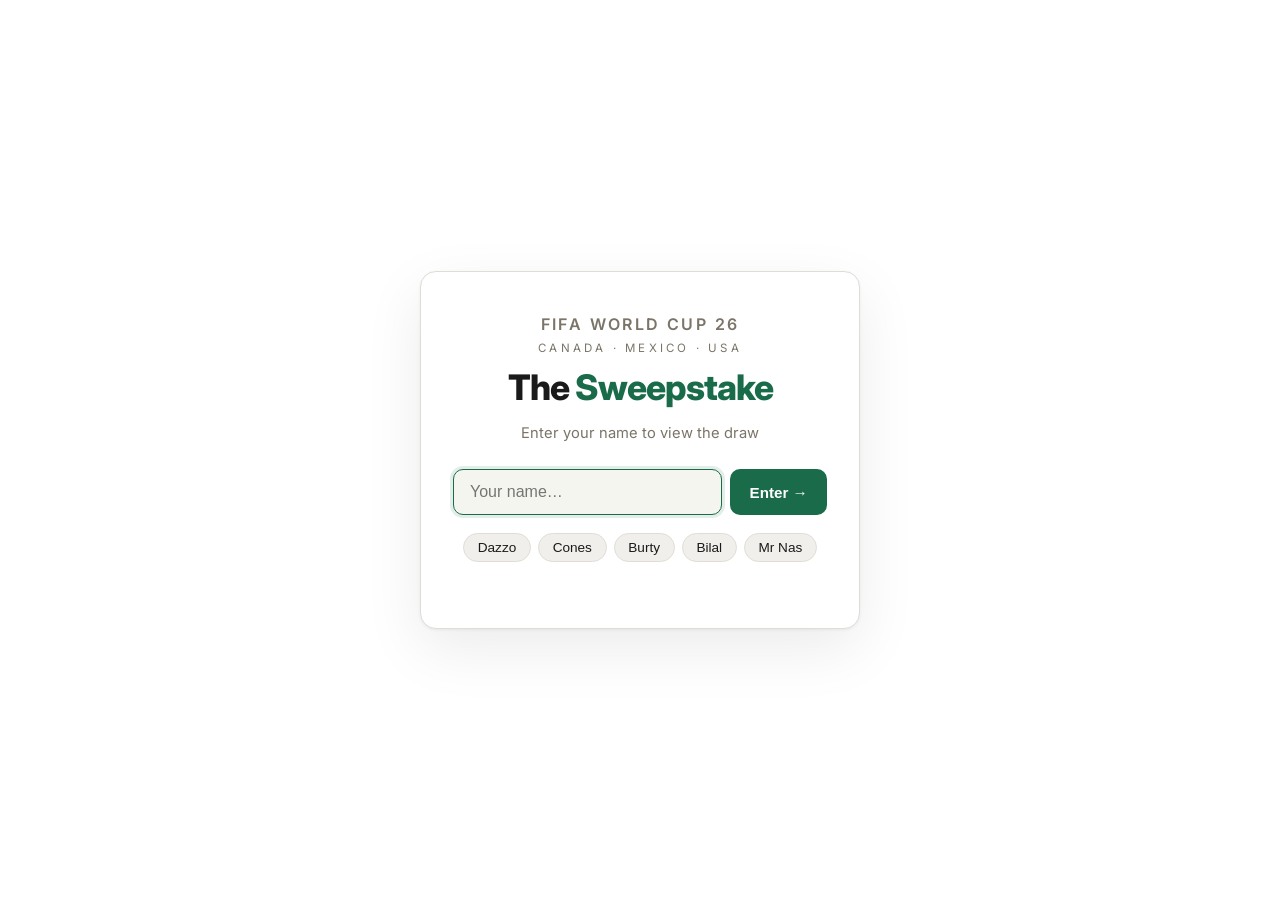
<file: index.html>
<!DOCTYPE html>
<html lang="en">
<head>
  <meta charset="UTF-8" />
  <meta name="viewport" content="width=device-width, initial-scale=1.0" />
  <title>World Cup 2026 Sweepstake</title>
  <link rel="preconnect" href="https://fonts.googleapis.com" />
  <link rel="preconnect" href="https://fonts.gstatic.com" crossorigin />
  <link rel="stylesheet" href="https://fonts.googleapis.com/css2?family=Inter:wght@400;500;600;700;800&display=swap" />
  <link rel="stylesheet" href="styles.css" />
</head>
<body class="locked">
  <!-- ===== Gate / login ===== -->
  <div id="gate" class="gate">
    <div class="sky"></div>
    <div class="cloud-bank left"></div>
    <div class="cloud-bank right"></div>
    <div class="gate-card">
      <div class="gate-trophy">FIFA World Cup 26</div>
      <p class="gate-kicker">Canada · Mexico · USA</p>
      <h1 class="gate-title">The <span>Sweepstake</span></h1>
      <p class="gate-sub">Enter your name to view the draw</p>
      <form id="gate-form" autocomplete="off">
        <input id="gate-input" type="text" placeholder="Your name…" aria-label="Your name" spellcheck="false" />
        <button type="submit" class="gate-go">Enter →</button>
      </form>
      <div class="gate-chips" id="gate-chips"></div>
      <p class="gate-error" id="gate-error"></p>
    </div>
  </div>
  <canvas id="confetti" class="confetti"></canvas>

  <!-- ===== Main site ===== -->
  <div id="site" class="site">
  <header>
    <h1>World Cup 2026 <span>Sweepstake</span></h1>
    <p class="tagline">Canada &middot; Mexico &middot; USA &bull; 11 Jun &ndash; 19 Jul 2026</p>
    <nav class="tabs" role="tablist" aria-label="Sections">
      <button class="tab active" data-view="leaderboard" role="tab" id="tab-leaderboard" aria-controls="content" aria-selected="true">Leaderboard</button>
      <button class="tab" data-view="groups" role="tab" id="tab-groups" aria-controls="content" aria-selected="false">Group Stage</button>
      <button class="tab" data-view="bracket" role="tab" id="tab-bracket" aria-controls="content" aria-selected="false">Knockout</button>
      <button class="tab" data-view="league" role="tab" id="tab-league" aria-controls="content" aria-selected="false">League</button>
      <button class="tab" data-view="rankings" role="tab" id="tab-rankings" aria-controls="content" aria-selected="false">Rankings</button>
      <button class="tab" data-view="players" role="tab" id="tab-players" aria-controls="content" aria-selected="false">Players</button>
    </nav>
  </header>

  <main id="content" role="tabpanel" tabindex="0" aria-labelledby="tab-leaderboard"></main>
  </div><!-- /#site -->

  <script src="data.js"></script>
  <script src="thirds.js"></script>
  <script src="engine.js"></script>
  <script src="live.js"></script>
  <script src="app.js"></script>
</body>
</html>
</file>
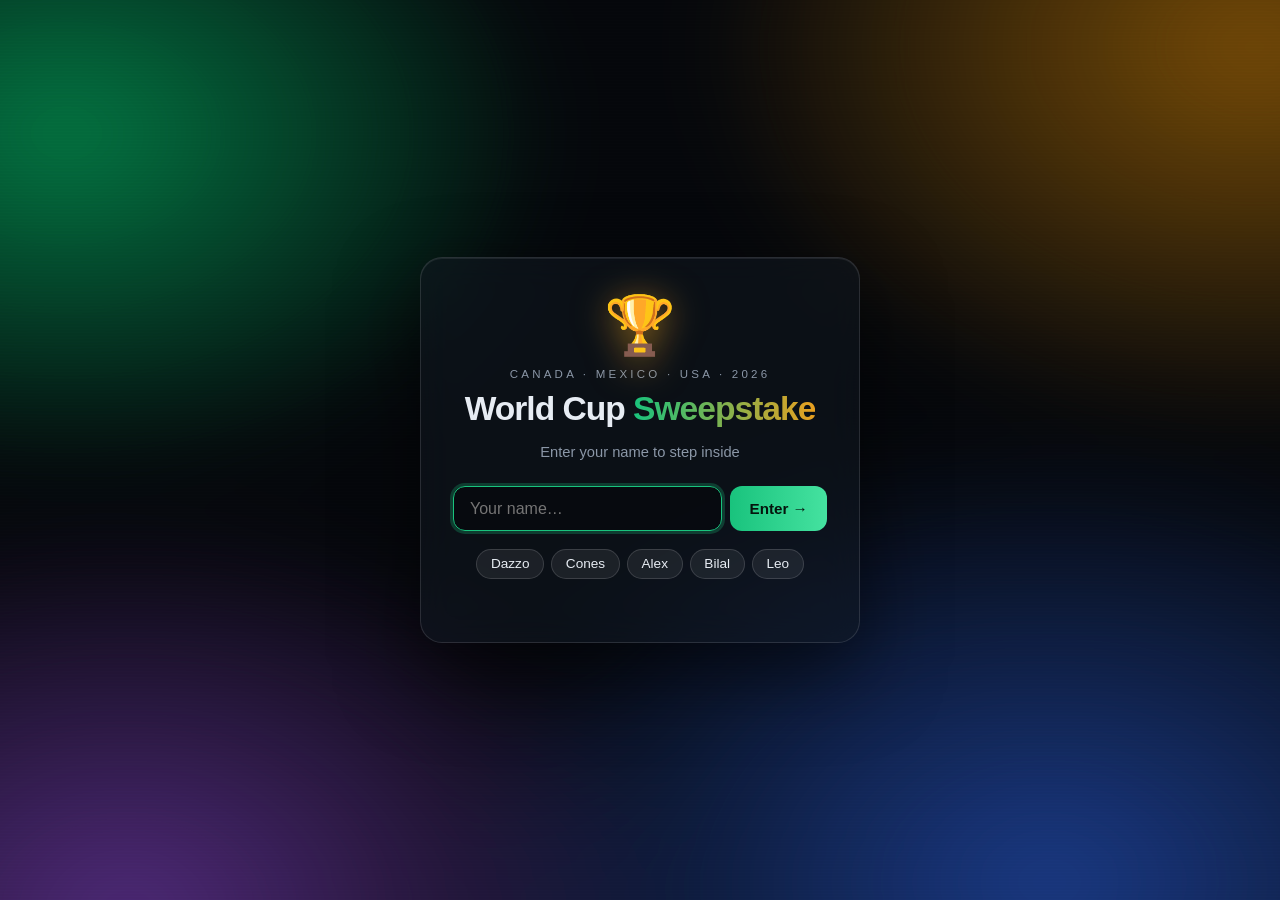
<file: worldcup/index.html>
<!DOCTYPE html>
<html lang="en">
<head>
  <meta charset="UTF-8" />
  <meta name="viewport" content="width=device-width, initial-scale=1.0" />
  <title>World Cup 2026 Sweepstake</title>
  <link rel="stylesheet" href="styles.css" />
</head>
<body class="locked">
  <!-- ===== Gate / login ===== -->
  <div id="gate" class="gate">
    <div class="gate-bg"></div>
    <div class="gate-grain"></div>
    <div class="gate-card">
      <div class="gate-trophy">🏆</div>
      <p class="gate-kicker">Canada · Mexico · USA · 2026</p>
      <h1 class="gate-title">World Cup <span>Sweepstake</span></h1>
      <p class="gate-sub">Enter your name to step inside</p>
      <form id="gate-form" autocomplete="off">
        <input id="gate-input" type="text" placeholder="Your name…" aria-label="Your name" spellcheck="false" />
        <button type="submit" class="gate-go">Enter →</button>
      </form>
      <div class="gate-chips" id="gate-chips"></div>
      <p class="gate-error" id="gate-error"></p>
    </div>
  </div>
  <canvas id="confetti" class="confetti"></canvas>

  <!-- ===== Main site ===== -->
  <div id="site" class="site">
  <header>
    <h1>World Cup 2026 <span>Sweepstake</span></h1>
    <p class="tagline">Canada &middot; Mexico &middot; USA &bull; 11 Jun &ndash; 19 Jul 2026</p>
    <nav class="tabs" role="tablist" aria-label="Sections">
      <button class="tab active" data-view="leaderboard" role="tab" id="tab-leaderboard" aria-controls="content" aria-selected="true">Leaderboard</button>
      <button class="tab" data-view="groups" role="tab" id="tab-groups" aria-controls="content" aria-selected="false">Group Stage</button>
      <button class="tab" data-view="bracket" role="tab" id="tab-bracket" aria-controls="content" aria-selected="false">Knockout</button>
      <button class="tab" data-view="players" role="tab" id="tab-players" aria-controls="content" aria-selected="false">Players</button>
    </nav>
  </header>

  <div class="livebar">
    <span id="whoami" class="whoami"></span>
    <span class="livebar-spacer"></span>
    <span id="live-status" class="live-status">&hellip;</span>
    <button id="live-refresh" class="live-refresh" title="Fetch latest results">Refresh</button>
  </div>

  <main id="content" role="tabpanel" tabindex="0" aria-labelledby="tab-leaderboard"></main>

  <footer>
    <p>Results load automatically from ESPN when you sign in. You can also edit <code>data.js</code> by hand &mdash; see <code>README.md</code>.</p>
  </footer>
  </div><!-- /#site -->

  <script src="data.js"></script>
  <script src="thirds.js"></script>
  <script src="engine.js"></script>
  <script src="live.js"></script>
  <script src="app.js"></script>
</body>
</html>
</file>
<file: styles.css>
:root {
  --bg: #f5f5f0;
  --panel: #ffffff;
  --panel2: #f0efeb;
  --line: #e0ddd6;
  --text: #1a1a1a;
  --muted: #7a7568;
  --accent: #1a6b4a;
  --gold: #b8860b;
  --live: #c1121f;
}
* { box-sizing: border-box; -webkit-tap-highlight-color: transparent; }
body {
  margin: 0;
  font-family: "Inter", -apple-system, BlinkMacSystemFont, "Segoe UI", Roboto, Helvetica, Arial, sans-serif;
  -webkit-font-smoothing: antialiased;
  -moz-osx-font-smoothing: grayscale;
  background: var(--bg);
  color: var(--text);
  line-height: 1.45;
  /* Prevent iOS long-press from painting a dark selection box anywhere on the
     page. `user-select: none` alone does NOT stop this on iOS Safari — the
     long-press callout still paints a translucent grey/black rectangle — so
     `-webkit-touch-callout: none` is the part that actually kills it. */
  -webkit-user-select: none; user-select: none;
  -webkit-touch-callout: none;
}
/* Belt-and-suspenders: even if a selection is somehow created, don't paint a
   highlight over it. */
::selection { background: transparent; }
::-moz-selection { background: transparent; }
/* The login field must still accept typing and normal text selection. */
input, textarea {
  -webkit-user-select: text; user-select: text;
  -webkit-touch-callout: default;
}
input::selection, textarea::selection { background: Highlight; background: highlight; }
header {
  padding: 1.8rem 1rem 1.4rem;
  text-align: center;
  background: linear-gradient(180deg, #ffffff 0%, var(--bg) 100%);
  border-bottom: 1px solid var(--line);
}
h1 { margin: 0; font-size: 1.9rem; letter-spacing: -0.5px; }
h1 span { color: var(--accent); }
.tagline { color: var(--muted); margin: 0.25rem 0 1.3rem; font-size: 0.9rem; }

.tabs {
  display: inline-flex; gap: 0.2rem; max-width: 100%;
  padding: 0.3rem; background: var(--panel2);
  border: 1px solid var(--line); border-radius: 14px;
  box-shadow: inset 0 1px 2px rgba(0,0,0,0.03);
}
.tab {
  background: transparent; color: var(--muted);
  border: none; white-space: nowrap;
  padding: 0.5rem 1.15rem; font-size: 0.92rem; font-weight: 600;
  border-radius: 10px; cursor: pointer;
  transition: color .15s ease, background .15s ease, box-shadow .15s ease;
}
.tab:hover { color: var(--text); }
.tab.active {
  background: var(--panel); color: var(--accent);
  box-shadow: 0 1px 3px rgba(0,0,0,0.10), 0 1px 1px rgba(0,0,0,0.04);
}

main { max-width: 1100px; margin: 0 auto; padding: 0.8rem 1rem 3rem; }

/* leaderboard */
table.board { width: 100%; border-collapse: collapse; background: var(--panel); border-radius: 10px; overflow: hidden; box-shadow: 0 1px 3px rgba(0,0,0,0.06); }
table.board th, table.board td { padding: 0.7rem 0.6rem; text-align: center; border-bottom: 1px solid var(--line); }
table.board th { background: var(--panel2); color: var(--muted); font-size: 0.78rem; text-transform: uppercase; letter-spacing: 0.04em; }
table.board td:nth-child(2) { text-align: left; font-weight: 600; }
table.board td.rank { color: var(--muted); }
table.board tr:first-child td.pts { color: var(--gold); }
td.pts, .pts { font-weight: 800; color: var(--accent); font-size: 1.05rem; }
.pchip { display: inline-block; width: 12px; height: 12px; border-radius: 50%; margin-right: 0.5rem; vertical-align: middle; flex: 0 0 auto; }
/* Player name column: keep names on a single line and let this column claim
   whatever width it needs so short names like "Mr Nas" never wrap on mobile. */
table.board td.pname { white-space: nowrap; width: 1%; }
table.board td.pname .pname-box { display: flex; align-items: center; min-height: 1.75em; line-height: 1.25; white-space: nowrap; }
.rules { color: var(--muted); font-size: 0.85rem; text-align: center; margin-top: 1rem; }
.rules b { color: var(--text); }
/* Row tints sit on the <tr> (not each <td>) so a highlight reads as one
   continuous band across the row — in particular the leader+me gradient
   spans the whole width instead of restarting inside every cell. */
table.board tr.leader { background: rgba(184,134,11,0.08); }
table.board tr.leader td.pts { color: var(--gold); }
table.board tr.leader.me { background: linear-gradient(90deg, rgba(184,134,11,0.10), rgba(26,107,74,0.08)); }

/* match centre (leaderboard) */
.matchcentre { display: grid; grid-template-columns: repeat(auto-fit, minmax(min(400px, 100%), 1fr)); gap: 1rem; margin-top: 1.4rem; }
.mc-col { background: var(--panel); border: 1px solid var(--line); border-radius: 12px; padding: 0.6rem 0.9rem 0.8rem; box-shadow: 0 1px 3px rgba(0,0,0,0.06); }
.mc-col h3 { margin: 0.3rem 0 0.5rem; font-size: 0.7rem; color: var(--muted); text-transform: uppercase; letter-spacing: 0.06em; }
.mc-row { display: grid; grid-template-columns: 92px 62px minmax(0, 1fr); align-items: center; gap: 0.5rem; padding: 0.5rem 0.4rem; border-bottom: 1px solid var(--line); font-size: 0.85rem; }
.mc-row:last-child { border-bottom: none; }
.mc-when { color: var(--muted); font-size: 0.68rem; display: flex; flex-direction: column; line-height: 1.25; }
.mc-when small { font-size: 0.94em; opacity: 0.85; }
.mc-tag { justify-self: start; text-align: center; color: var(--muted); font-size: 0.6rem; font-weight: 700; text-transform: uppercase; letter-spacing: 0.03em; border: 1px solid var(--line); border-radius: 999px; padding: 0.1rem 0.4rem; white-space: nowrap; }
.mc-match { display: grid; grid-template-columns: 1fr auto 1fr; align-items: center; gap: 0.4rem; }
/* each side is a flex row: the owner badge sits on the inner edge (next to the
   score) and long names wrap to a second line rather than truncating */
.mc-side { display: flex; align-items: center; gap: 0.35rem; min-width: 0; overflow: hidden; }
.mc-side > * { min-width: 0; }
.mc-side .owner { flex: 0 0 auto; }
.mc-side .team { max-width: 100%; }
.mc-side .tnm { min-width: 0; }
.mc-side:first-child { justify-content: flex-end; text-align: right; }
.mc-side:last-child { justify-content: flex-start; text-align: left; }
.mc-side.win { font-weight: 700; }
.mc-sc { font-weight: 700; color: var(--muted); min-width: 34px; text-align: center; font-variant-numeric: tabular-nums; }
.mc-row.done .mc-sc { color: var(--text); }
.mc-row.today { background: rgba(26,107,74,0.06); border-radius: 6px; }
.mc-row.today .mc-tag { border-color: var(--accent); color: var(--accent); }
/* a row where one of your teams is playing — lightly tinted, no marker */
.mc-row.mine { background: rgba(184,134,11,0.07); border-radius: 6px; }
.mc-row.mine.today { background: linear-gradient(90deg, rgba(184,134,11,0.10), rgba(26,107,74,0.07)); }
.mc-empty { color: var(--muted); font-size: 0.85rem; margin: 0.3rem 0; }
/* live (in-play) match: date + time in bold, running score and clock in live red */
.mc-row.live { background: rgba(193,18,31,0.06); border-radius: 6px; }
.mc-row.live .mc-when { font-weight: 700; color: var(--text); }
.mc-row.live .mc-when small { font-weight: 700; opacity: 1; }
.mc-row.live .mc-sc { color: var(--live); }
.mc-live { color: var(--live); font-weight: 700; font-size: 0.62rem; letter-spacing: 0.04em; text-transform: uppercase; }
.mc-live::before { content: "\25CF"; margin-right: 0.25rem; animation: livePulse 1.4s ease-in-out infinite; }
@keyframes livePulse { 0%, 100% { opacity: 1; } 50% { opacity: 0.3; } }
.mc-side .bdg, .mc-sc .bdg { color: var(--gold); font-size: 0.6rem; margin-left: 1px; }

/* grid of cards */
.grid { display: grid; grid-template-columns: repeat(auto-fill, minmax(320px, 1fr)); gap: 1rem; }
.card { background: var(--panel); border: 1px solid var(--line); border-radius: 12px; padding: 1rem; box-shadow: 0 1px 3px rgba(0,0,0,0.06); }
.card h3 { margin: 0 0 0.7rem; font-size: 1.1rem; display: flex; align-items: center; gap: 0.4rem; }

/* group stage scroller + its mobile navigation arrows */
.groups-wrap { position: relative; }
.gnav {
  display: none; position: fixed; bottom: 1rem;
  z-index: 50; width: 44px; height: 44px; border-radius: 50%;
  align-items: center; justify-content: center;
  background: var(--panel); border: 1px solid var(--line); color: var(--accent);
  font-size: 1.5rem; line-height: 1; cursor: pointer;
  box-shadow: 0 3px 12px rgba(0,0,0,0.2);
  transition: opacity .15s ease, border-color .15s ease;
}
.gnav.prev { right: 4.2rem; }
.gnav.next { right: 1rem; }
.gnav:disabled { opacity: 0.3; cursor: default; }
.gnav:not(:disabled):hover { border-color: var(--accent); }

/* horizontal scroller (group stage) — one row, edges faded out */
.hscroll {
  display: flex; gap: 1rem; overflow-x: auto; overflow-y: hidden;
  align-items: flex-start;
  padding: 0.5rem 1.6rem 1.2rem;
  scroll-snap-type: x proximity;
  -webkit-overflow-scrolling: touch;
  scrollbar-width: thin; scrollbar-color: var(--line) transparent;
  -webkit-mask-image: linear-gradient(90deg, transparent 0, #000 1.6rem, #000 calc(100% - 1.6rem), transparent 100%);
          mask-image: linear-gradient(90deg, transparent 0, #000 1.6rem, #000 calc(100% - 1.6rem), transparent 100%);
}
.hscroll > .card { flex: 0 0 380px; scroll-snap-align: start; }
.hscroll::-webkit-scrollbar { height: 8px; }
.hscroll::-webkit-scrollbar-thumb { background: var(--line); border-radius: 999px; }
.hscroll::-webkit-scrollbar-thumb:hover { background: var(--muted); }
.hscroll::-webkit-scrollbar-track { background: transparent; }

/* standings */
table.standings { width: 100%; border-collapse: collapse; font-size: 0.85rem; margin-bottom: 0.8rem; }
table.standings th, table.standings td { padding: 0.35rem 0.3rem; text-align: center; border-bottom: 1px solid var(--line); }
table.standings th { color: var(--muted); font-weight: 600; font-size: 0.72rem; }
/* fixed height sized for two lines so every row is identical, wrapped or not */
table.standings tbody td { height: 3.3rem; }
table.standings .tname { text-align: left; min-width: 150px; white-space: nowrap; }
table.standings tr.qual td { background: rgba(26,107,74,0.06); }
table.standings tr.third td { background: rgba(184,134,11,0.06); }

/* fixtures */
.fixtures { display: flex; flex-direction: column; gap: 0.3rem; }
.fx {
  display: grid; grid-template-columns: 64px 1fr auto 1fr; align-items: center;
  gap: 0.4rem; padding: 0.35rem 0.5rem; border-radius: 8px; background: var(--panel2); font-size: 0.85rem;
  /* fixed height sized for two lines: every fixture row is identical, wrapped or not */
  height: 3.3rem;
}
.fx .date { color: var(--muted); font-size: 0.72rem; display: flex; flex-direction: column; line-height: 1.2; }
.fx .date small { font-size: 0.66rem; opacity: 0.8; }
.fx .home { text-align: right; }
.fx .away { text-align: left; }
.fx .score { font-weight: 700; min-width: 38px; text-align: center; color: var(--muted); }
.fx.done .score { color: var(--text); }
/* live (in-play) fixture: bold the date + time, running score and clock in live red */
.fx.live { background: rgba(193,18,31,0.07); }
.fx.live .date { font-weight: 700; color: var(--text); }
.fx.live .date small { font-weight: 700; opacity: 1; }
.fx.live .score { color: var(--live); }
.fx-live { display: block; font-size: 0.6rem; color: var(--live); font-weight: 700; text-transform: uppercase; letter-spacing: 0.03em; }
.decided { display: block; font-size: 0.6rem; color: var(--gold); font-weight: 600; }

/* teams + owners */
.team { display: inline-flex; align-items: center; gap: 0.35rem; }
.team.out { color: var(--muted); text-decoration: line-through; opacity: 0.6; }
.team.tbd, .tbd { color: var(--muted); font-style: italic; }
.owner {
  display: inline-flex; align-items: center; justify-content: center;
  width: 16px; height: 16px; border-radius: 50%; font-size: 0.62rem; font-weight: 800; color: #fff;
}

/* connected bracket (top-bottom) */
.bracket2-wrap {
  overflow-x: auto; padding-bottom: 0.5rem;
  scrollbar-width: thin; scrollbar-color: var(--line) transparent;
  -webkit-overflow-scrolling: touch;
}
.bracket2-wrap::-webkit-scrollbar { height: 8px; }
.bracket2-wrap::-webkit-scrollbar-thumb { background: var(--line); border-radius: 999px; }
.bracket2-wrap::-webkit-scrollbar-thumb:hover { background: var(--muted); }
.bracket2-wrap::-webkit-scrollbar-track { background: transparent; margin: 0 0.5rem; }
.bracket2 { position: relative; }
.blines { position: absolute; left: 0; top: 0; pointer-events: none; }
.blines path { fill: none; stroke: var(--line); stroke-width: 2; }
.brow { position: absolute; left: 0; width: 52px; display: flex; align-items: center; color: var(--muted); font-size: 0.7rem; font-weight: 700; text-transform: uppercase; letter-spacing: 0.03em; }
.bx { position: absolute; box-sizing: border-box; background: var(--panel); border: 1px solid var(--line); border-radius: 8px; overflow: hidden; font-size: 0.78rem; z-index: 1; box-shadow: 0 1px 3px rgba(0,0,0,0.06); }
.bx.done { border-color: #a3b8cc; }
.bxline { display: flex; justify-content: space-between; align-items: center; gap: 6px; padding: 3px 7px; height: 50%; }
.bxline + .bxline { border-top: 1px solid var(--line); }
.bxline.win { background: rgba(26,107,74,0.08); font-weight: 700; }
.bxline .bs { color: var(--muted); font-variant-numeric: tabular-nums; }
.bxline.win .bs { color: var(--text); }
.bxline .team { overflow: hidden; white-space: nowrap; min-width: 0; }
.bxline .tnm { overflow: hidden; text-overflow: ellipsis; min-width: 0; }
.bx .src { color: var(--muted); font-style: italic; font-size: 0.72rem; }
.bx .proj { opacity: 0.85; font-style: italic; }
.bx .bdg { color: var(--gold); font-size: 0.6rem; margin-left: 2px; }
.bxcap { position: absolute; text-align: center; color: var(--muted); font-size: 0.6rem; line-height: 1; pointer-events: none; }
.tp { margin-top: 1.4rem; }
.tp h4 { margin: 0 0 0.4rem; color: var(--muted); font-size: 0.75rem; text-transform: uppercase; letter-spacing: 0.05em; }
.tp .bx { position: static; }
.tpwhen { color: var(--muted); font-size: 0.7rem; margin: 0.35rem 0 0; max-width: 124px; }
.brkey { color: var(--muted); font-size: 0.8rem; margin-top: 1rem; }

/* desktop bracket hover tooltip */
.bxtip {
  position: fixed; z-index: 1002; pointer-events: none;
  max-width: 260px; padding: 0.55rem 0.7rem;
  background: #1a1a1a; color: #fff; border-radius: 8px;
  font-size: 0.78rem; line-height: 1.4;
  box-shadow: 0 6px 24px rgba(0,0,0,0.28);
  opacity: 0; transform: translateY(4px);
  transition: opacity .12s ease, transform .12s ease;
}
.bxtip.show { opacity: 1; transform: none; }
/* Touch devices can't reliably clear hover state, which would leave this dark
   tooltip stuck on screen — never display it where there's no true hover. A
   coarse pointer (finger) is the giveaway even on devices like iPad Safari that
   misreport `(hover: hover)`, so hide it there too. */
@media (hover: none), (pointer: coarse) { .bxtip { display: none !important; } }
.bxtip-h { font-weight: 700; display: flex; flex-direction: column; gap: 0.1rem; margin-bottom: 0.35rem; }
.bxtip-when { font-weight: 500; color: #d8c27a; font-size: 0.72rem; }
.bxtip-paths { display: flex; flex-direction: column; gap: 0.2rem; color: #d6d6d6; }

/* knockout as a stacked list (mobile) */
.ko-list { display: flex; flex-direction: column; gap: 0.7rem; }
.ko-toggle {
  display: flex; align-items: center; gap: 0.5rem; width: 100%;
  margin: 0; padding: 0.55rem 0.75rem;
  background: var(--panel2); color: var(--muted);
  border: 1px solid var(--line); border-radius: 10px;
  font-family: inherit; font-size: 0.82rem; font-weight: 700;
  text-transform: uppercase; letter-spacing: 0.04em;
  cursor: pointer;
  transition: color .15s ease, border-color .15s ease, background .15s ease;
}
.ko-toggle:hover { color: var(--text); border-color: var(--muted); }
.ko-toggle-title { flex: 1; text-align: left; }
.ko-toggle-count {
  color: var(--muted); font-weight: 700; font-size: 0.7rem;
  background: var(--panel); border: 1px solid var(--line);
  border-radius: 999px; padding: 0.05rem 0.5rem; letter-spacing: 0;
}
.ko-toggle-caret { display: inline-block; font-size: 0.9rem; line-height: 1; transition: transform .15s ease; }
.ko-round.collapsed .ko-toggle-caret { transform: rotate(-90deg); }
.ko-round.collapsed .ties { display: none; }
.ko-round.open .ties { display: flex; flex-direction: column; gap: 0.5rem; margin-top: 0.5rem; }
.ko-tie { background: var(--panel); border: 1px solid var(--line); border-radius: 10px; overflow: hidden; box-shadow: 0 1px 3px rgba(0,0,0,0.06); }
.ko-tie.done { border-color: #a3b8cc; }
.ko-line { display: flex; justify-content: space-between; align-items: center; gap: 8px; padding: 0.5rem 0.7rem; font-size: 0.9rem; }
.ko-line + .ko-line { border-top: 1px solid var(--line); }
.ko-line.win { background: rgba(26,107,74,0.08); font-weight: 700; }
.ko-line .ko-s { color: var(--muted); font-variant-numeric: tabular-nums; }
.ko-line.win .ko-s { color: var(--text); }
.ko-line .src { color: var(--muted); font-style: italic; font-size: 0.85rem; }
.ko-line .proj { font-style: italic; opacity: 0.85; }
.ko-line .bdg { color: var(--gold); font-size: 0.6rem; margin-left: 2px; }
.ko-when { color: var(--muted); font-size: 0.72rem; padding: 0.35rem 0.7rem; border-top: 1px solid var(--line); background: var(--panel2); }
.ko-sub { color: var(--muted); font-size: 0.68rem; font-weight: 700; text-transform: uppercase; letter-spacing: 0.05em; padding: 0.35rem 0.7rem 0; }

/* player breakdown */
.psort {
  display: flex; align-items: center; flex-wrap: wrap; gap: 0.35rem;
  margin: 0 0 1rem; padding: 0.3rem;
  background: var(--panel2); border: 1px solid var(--line); border-radius: 12px;
  width: fit-content; max-width: 100%;
}
.psort-label { color: var(--muted); font-size: 0.78rem; font-weight: 600; padding: 0 0.45rem; }
.psort-btn {
  background: transparent; color: var(--muted); border: none; white-space: nowrap;
  padding: 0.4rem 0.85rem; font-size: 0.85rem; font-weight: 600;
  border-radius: 9px; cursor: pointer;
  transition: color .15s ease, background .15s ease, box-shadow .15s ease;
}
.psort-btn:hover { color: var(--text); }
.psort-btn.active {
  background: var(--panel); color: var(--accent);
  box-shadow: 0 1px 3px rgba(0,0,0,0.10), 0 1px 1px rgba(0,0,0,0.04);
}
.card.player h3 .ptotal { margin-left: auto; color: var(--accent); font-size: 0.95rem; }
.card .sub { color: var(--muted); font-size: 0.82rem; margin: -0.3rem 0 0.7rem; }
.teamlist { list-style: none; margin: 0; padding: 0; }
.teamlist li { display: flex; justify-content: space-between; align-items: center; padding: 0.35rem 0; border-bottom: 1px solid var(--line); font-size: 0.9rem; }
.teamlist li.out { opacity: 0.55; }
.teamlist li b { color: var(--accent); white-space: nowrap; }
.grp { color: var(--muted); font-weight: 600; margin-left: 0.2rem; }
.teamlist li .trk { display: inline-flex; align-items: center; gap: 0.5rem; white-space: nowrap; }
.fifarank { color: var(--muted); font-weight: 600; font-variant-numeric: tabular-nums; }

/* ===== Gate / login ===== */
body.locked { overflow: hidden; }

.site {
  opacity: 0;
  transform: scale(0.985);
  transition: opacity 0.45s ease 0.1s, transform 0.55s cubic-bezier(.16,1,.3,1) 0.1s;
}
.site.reveal { opacity: 1; transform: none; }

.gate {
  position: fixed; inset: 0; z-index: 1000;
  display: flex; align-items: center; justify-content: center;
  overflow: hidden;
  background: transparent;
  transition: opacity 0.5s ease;
}
.gate.exit { pointer-events: none; opacity: 0; }

/* daytime sky behind the clouds */
.sky {
  position: absolute; inset: 0; z-index: 0;
  background: linear-gradient(180deg, #bcdcf3 0%, #d6e8f3 45%, #eef3f1 100%);
  transition: opacity 1.2s ease;
}
.gate.exit .sky { opacity: 0; transition: opacity 0.6s ease 0.2s; }

/* two banks of cloud built from overlapping puffs, parting on login */
.cloud-bank {
  position: absolute; top: -15%; height: 130%; z-index: 1; pointer-events: none;
  filter: blur(8px);
  background-color: rgba(255,255,255,0);
  background-image:
    radial-gradient(circle at center, #fff 0 40px, rgba(255,255,255,0) 44px),
    radial-gradient(circle at center, #fff 0 40px, rgba(255,255,255,0) 44px);
  background-size: 78px 78px;
  background-position: 0 0, 39px 39px;
  transition: transform 0.6s cubic-bezier(.55,0,.25,1), opacity 0.5s ease;
}
.cloud-bank.left { left: -12%; width: 64%; animation: cloudL 16s ease-in-out infinite alternate; }
.cloud-bank.right { right: -12%; width: 64%; animation: cloudR 16s ease-in-out infinite alternate; }
@keyframes cloudL { from { transform: translateX(-1.5%); } to { transform: translateX(1.5%); } }
@keyframes cloudR { from { transform: translateX(1.5%); } to { transform: translateX(-1.5%); } }

.gate.exit .cloud-bank { animation: none; }
.gate.exit .cloud-bank.left { transform: translateX(-118%) scale(1.08); opacity: 0; }
.gate.exit .cloud-bank.right { transform: translateX(118%) scale(1.08); opacity: 0; }
.gate.exit .gate-card {
  opacity: 0; transform: translateY(-10px) scale(0.96);
  transition: opacity 0.45s ease, transform 0.45s ease;
}

.gate-card {
  position: relative; z-index: 2; text-align: center;
  width: min(92vw, 440px); padding: 2.8rem 2rem 2.2rem;
  background: #ffffff;
  border: 1px solid var(--line);
  border-radius: 16px;
  box-shadow: 0 20px 60px rgba(0,0,0,0.08), 0 1px 3px rgba(0,0,0,0.06);
  animation: cardIn 0.6s ease both;
}
@keyframes cardIn { from { opacity: 0; transform: translateY(16px); } to { opacity: 1; transform: none; } }

.gate-trophy { font-size: 1rem; line-height: 1; color: var(--muted); letter-spacing: 0.15em; text-transform: uppercase; font-weight: 600; margin-bottom: 0.2rem; }
.gate-kicker { margin: 0.5rem 0 0; color: var(--muted); font-size: 0.72rem; letter-spacing: 0.28em; text-transform: uppercase; }
.gate-title { margin: 0.3rem 0 0; font-size: 2.2rem; font-weight: 800; letter-spacing: -1px; color: var(--text); }
.gate-title span { color: var(--accent); }
.gate-sub { color: var(--muted); margin: 0.6rem 0 1.6rem; font-size: 0.92rem; }

#gate-form { display: flex; gap: 0.5rem; }
#gate-input {
  flex: 1; padding: 0.8rem 1rem; font-size: 1rem; color: var(--text);
  background: var(--bg); border: 1px solid var(--line);
  border-radius: 10px; outline: none; transition: border-color .2s, box-shadow .2s;
}
#gate-input:focus { border-color: var(--accent); box-shadow: 0 0 0 3px rgba(26,107,74,0.12); }
.gate-go {
  padding: 0 1.2rem; font-size: 0.95rem; font-weight: 700; color: #fff; cursor: pointer;
  background: var(--accent); border: none; border-radius: 10px;
  transition: transform .12s ease, box-shadow .2s ease;
}
.gate-go:hover { transform: translateY(-1px); box-shadow: 0 4px 12px rgba(26,107,74,0.25); }
.gate-go:active { transform: translateY(0); }

.gate-chips { display: flex; flex-wrap: wrap; gap: 0.45rem; justify-content: center; margin-top: 1.1rem; }
.gate-chip {
  padding: 0.4rem 0.85rem; font-size: 0.85rem; color: var(--text); cursor: pointer;
  background: var(--panel2); border: 1px solid var(--line);
  border-radius: 999px; transition: background .15s, border-color .15s, transform .12s;
}
.gate-chip:hover { background: var(--bg); border-color: var(--accent); transform: translateY(-1px); }
.gate-error { min-height: 1.2em; margin: 0.9rem 0 0; color: #c0392b; font-size: 0.85rem; }
.gate-card.shake { animation: shake .45s; }
@keyframes shake { 10%,90%{transform:translateX(-2px)} 20%,80%{transform:translateX(4px)} 30%,50%,70%{transform:translateX(-8px)} 40%,60%{transform:translateX(8px)} }

.confetti { position: fixed; inset: 0; z-index: 1001; pointer-events: none; }

/* "me" highlights for the signed-in player's rows */
table.board tr.me { background: rgba(26,107,74,0.08); }
table.board tr.me td:nth-child(2)::after { content: " you"; color: var(--accent); font-size: 0.7rem; font-weight: 700; }
table.board.league tr.mine { background: rgba(26,107,74,0.08); }
table.board.league td.tname { white-space: nowrap; }
table.board.league td.tname .tnm { font-size: 0.82rem; }
.card.player.me { border-color: var(--accent); box-shadow: 0 0 0 1px var(--accent), 0 4px 16px rgba(26,107,74,0.10); }

@media (prefers-reduced-motion: reduce) {
  .site { transition: opacity .3s ease; transform: none; }
  .cloud-bank { animation: none; transition: opacity .4s ease; }
  .gate.exit .cloud-bank { transform: none; opacity: 0; }
  .gate.exit .sky { transition: opacity .4s ease; }
  .gate.exit .gate-card { transition: opacity .3s ease; transform: none; }
}

@media (max-width: 720px) {
  header { padding: 1.2rem 0.75rem 1rem; }
  h1 { font-size: 1.5rem; }
  .tagline { margin-bottom: 1rem; }
  main { padding: 0.8rem 0.75rem 3rem; }
  /* Tighten the numeric columns so the (wider) name column has room and the
     whole table still fits the viewport without horizontal scrolling. */
  table.board th, table.board td { padding: 0.7rem 0.28rem; }
  table.board th { font-size: 0.72rem; letter-spacing: 0.01em; }
  table.board td.rank, table.board th:first-child { padding-left: 0.45rem; }
  table.board td.pname, table.board th:nth-child(2) { padding-left: 0.4rem; padding-right: 0.5rem; }
  table.board td.pname .pchip { margin-right: 0.4rem; }
  td.pts, .pts { font-size: 1rem; }
  /* tab bar becomes a swipeable strip instead of wrapping */
  .tabs {
    display: flex; width: 100%; overflow-x: auto;
    justify-content: flex-start; border-radius: 12px;
    scrollbar-width: none; -webkit-overflow-scrolling: touch;
  }
  .tabs::-webkit-scrollbar { display: none; }
  .tab { flex: 1 0 auto; padding: 0.5rem 0.9rem; }
  .hscroll > .card { flex-basis: 84vw; max-width: 360px; }
  /* group navigation arrows are mobile-only */
  .gnav { display: inline-flex; }
}

@media (max-width: 480px) {
  .fx { grid-template-columns: 48px 1fr auto 1fr; font-size: 0.8rem; gap: 0.3rem; }
  /* phones: date + group tag share the top line, the match gets a full-width
     row of its own so long names have room and the tag can't overlap them */
  .mc-row { grid-template-columns: 1fr auto; column-gap: 0.5rem; row-gap: 0.3rem; font-size: 0.85rem; padding: 0.55rem 0.3rem; }
  .mc-when { grid-column: 1; grid-row: 1; flex-direction: row; flex-wrap: wrap; align-items: baseline; gap: 0.05rem 0.4rem; font-size: 0.7rem; }
  .mc-tag { grid-column: 2; grid-row: 1; align-self: center; }
  .mc-match { grid-column: 1 / -1; grid-row: 2; }
  .gate-title { font-size: 1.7rem; }
  .gate-card { padding: 2.2rem 1.4rem 1.8rem; }
  #gate-form { flex-direction: column; }
}
</file>
<file: worldcup/styles.css>
:root {
  --bg: #0e1217;
  --panel: #171d26;
  --panel2: #1f2733;
  --line: #2b3543;
  --text: #e7ecf3;
  --muted: #8b97a7;
  --accent: #19c37d;
  --gold: #e9a020;
}
* { box-sizing: border-box; }
body {
  margin: 0;
  font-family: -apple-system, BlinkMacSystemFont, "Segoe UI", Roboto, Helvetica, Arial, sans-serif;
  background: var(--bg);
  color: var(--text);
  line-height: 1.45;
}
header {
  padding: 1.4rem 1rem 0;
  text-align: center;
  background: linear-gradient(180deg, #11304a 0%, var(--bg) 100%);
  border-bottom: 1px solid var(--line);
}
h1 { margin: 0; font-size: 1.8rem; letter-spacing: -0.5px; }
h1 span { color: var(--accent); }
.tagline { color: var(--muted); margin: 0.2rem 0 1rem; font-size: 0.9rem; }

.tabs { display: flex; gap: 0.25rem; justify-content: center; flex-wrap: wrap; }
.tab {
  background: var(--panel); color: var(--muted);
  border: 1px solid var(--line); border-bottom: none;
  padding: 0.6rem 1.1rem; font-size: 0.92rem; font-weight: 600;
  border-radius: 8px 8px 0 0; cursor: pointer;
}
.tab:hover { color: var(--text); }
.tab.active { background: var(--panel2); color: var(--text); border-color: var(--accent); }

.livebar { max-width: 1100px; margin: 0 auto; padding: 0.6rem 1rem 0; display: flex; align-items: center; gap: 0.6rem; justify-content: flex-end; }
.live-status { font-size: 0.8rem; color: var(--muted); }
.live-status::before { content: "●"; margin-right: 0.4rem; }
.live-status.ok { color: var(--accent); }
.live-status.ok::before { color: var(--accent); }
.live-status.loading::before { color: var(--gold); }
.live-status.warn { color: var(--gold); }
.live-status.muted::before { color: var(--muted); }
.live-refresh { background: var(--panel2); color: var(--text); border: 1px solid var(--line); border-radius: 7px; padding: 0.3rem 0.7rem; font-size: 0.8rem; cursor: pointer; }
.live-refresh:hover { border-color: var(--accent); }

main { max-width: 1100px; margin: 0 auto; padding: 0.8rem 1rem 3rem; }

/* leaderboard */
table.board { width: 100%; border-collapse: collapse; background: var(--panel); border-radius: 10px; overflow: hidden; }
table.board th, table.board td { padding: 0.7rem 0.6rem; text-align: center; border-bottom: 1px solid var(--line); }
table.board th { background: var(--panel2); color: var(--muted); font-size: 0.78rem; text-transform: uppercase; letter-spacing: 0.04em; }
table.board td:nth-child(2) { text-align: left; font-weight: 600; }
table.board td.rank { color: var(--muted); }
table.board tr:first-child td.pts { color: var(--gold); }
td.pts, .pts { font-weight: 800; color: var(--accent); font-size: 1.05rem; }
.pchip { display: inline-block; width: 12px; height: 12px; border-radius: 50%; margin-right: 0.5rem; vertical-align: middle; }
.rules { color: var(--muted); font-size: 0.85rem; text-align: center; margin-top: 1rem; }
.rules b { color: var(--text); }
table.board tr.leader td { background: rgba(233,160,32,0.10); }
table.board tr.leader td.pts { color: var(--gold); }
table.board tr.leader.me td { background: linear-gradient(90deg, rgba(233,160,32,0.14), rgba(25,195,125,0.12)); }
.medal { font-size: 1.05rem; line-height: 1; }

/* match centre (leaderboard) */
.matchcentre { display: grid; grid-template-columns: repeat(auto-fit, minmax(300px, 1fr)); gap: 1rem; margin-top: 1.4rem; }
.mc-col { background: var(--panel); border: 1px solid var(--line); border-radius: 12px; padding: 0.9rem 1rem; }
.mc-col h3 { margin: 0 0 0.6rem; font-size: 0.78rem; color: var(--muted); text-transform: uppercase; letter-spacing: 0.05em; }
.mc-row { display: grid; grid-template-columns: auto auto 1fr; align-items: center; gap: 0.5rem; padding: 0.4rem 0.3rem; border-bottom: 1px solid var(--line); font-size: 0.85rem; }
.mc-row:last-child { border-bottom: none; }
.mc-when { color: var(--muted); font-size: 0.68rem; white-space: nowrap; }
.mc-tag { color: var(--muted); font-size: 0.62rem; font-weight: 700; text-transform: uppercase; letter-spacing: 0.03em; border: 1px solid var(--line); border-radius: 5px; padding: 0.05rem 0.3rem; }
.mc-match { display: grid; grid-template-columns: 1fr auto 1fr; align-items: center; gap: 0.4rem; }
.mc-side { overflow: hidden; text-overflow: ellipsis; white-space: nowrap; }
.mc-side:first-child { justify-self: end; text-align: right; }
.mc-side.win { font-weight: 700; }
.mc-sc { font-weight: 700; color: var(--muted); min-width: 34px; text-align: center; font-variant-numeric: tabular-nums; }
.mc-row.done .mc-sc { color: var(--text); }
.mc-row.today { background: rgba(25,195,125,0.07); border-radius: 6px; }
.mc-row.today .mc-tag { border-color: var(--accent); color: var(--accent); }
.mc-row.mine .mc-when::before { content: "★ "; color: var(--accent); }
.mc-empty { color: var(--muted); font-size: 0.85rem; margin: 0.3rem 0; }
.mc-side .bdg, .mc-sc .bdg { color: var(--gold); font-size: 0.6rem; margin-left: 1px; }

/* grid of cards */
.grid { display: grid; grid-template-columns: repeat(auto-fill, minmax(320px, 1fr)); gap: 1rem; }
.card { background: var(--panel); border: 1px solid var(--line); border-radius: 12px; padding: 1rem; }
.card h3 { margin: 0 0 0.7rem; font-size: 1.1rem; display: flex; align-items: center; gap: 0.4rem; }

/* standings */
table.standings { width: 100%; border-collapse: collapse; font-size: 0.85rem; margin-bottom: 0.8rem; }
table.standings th, table.standings td { padding: 0.35rem 0.3rem; text-align: center; border-bottom: 1px solid var(--line); }
table.standings th { color: var(--muted); font-weight: 600; font-size: 0.72rem; }
table.standings .tname { text-align: left; min-width: 130px; }
table.standings tr.qual td { background: rgba(25,195,125,0.08); }
table.standings tr.third td { background: rgba(233,160,32,0.07); }

/* fixtures */
.fixtures { display: flex; flex-direction: column; gap: 0.3rem; }
.fx {
  display: grid; grid-template-columns: 64px 1fr auto 1fr; align-items: center;
  gap: 0.4rem; padding: 0.35rem 0.5rem; border-radius: 8px; background: var(--panel2); font-size: 0.85rem;
}
.fx .date { color: var(--muted); font-size: 0.72rem; display: flex; flex-direction: column; line-height: 1.2; }
.fx .date small { font-size: 0.66rem; opacity: 0.8; }
.fx .home { text-align: right; }
.fx .away { text-align: left; }
.fx .score { font-weight: 700; min-width: 38px; text-align: center; color: var(--muted); }
.fx.done .score { color: var(--text); }
.decided { display: block; font-size: 0.6rem; color: var(--gold); font-weight: 600; }

/* teams + owners */
.team { display: inline-flex; align-items: center; gap: 0.35rem; }
.team.out { color: var(--muted); text-decoration: line-through; opacity: 0.6; }
.team.tbd, .tbd { color: var(--muted); font-style: italic; }
.owner {
  display: inline-flex; align-items: center; justify-content: center;
  width: 16px; height: 16px; border-radius: 50%; font-size: 0.62rem; font-weight: 800; color: #fff;
}

/* connected bracket (top → bottom) */
.bracket2-wrap { overflow-x: auto; padding-bottom: 1rem; }
.bracket2 { position: relative; }
.blines { position: absolute; left: 0; top: 0; pointer-events: none; }
.blines path { fill: none; stroke: var(--line); stroke-width: 2; }
.brow { position: absolute; left: 0; width: 52px; display: flex; align-items: center; color: var(--muted); font-size: 0.7rem; font-weight: 700; text-transform: uppercase; letter-spacing: 0.03em; }
.bx { position: absolute; box-sizing: border-box; background: var(--panel); border: 1px solid var(--line); border-radius: 8px; overflow: hidden; font-size: 0.78rem; z-index: 1; }
.bx.done { border-color: #36506a; }
.bx.mine { border-color: var(--accent); box-shadow: 0 0 0 1px var(--accent), 0 4px 16px rgba(25,195,125,0.18); }
.bxline { display: flex; justify-content: space-between; align-items: center; gap: 6px; padding: 3px 7px; height: 50%; }
.bxline + .bxline { border-top: 1px solid var(--line); }
.bxline.win { background: rgba(25,195,125,0.10); font-weight: 700; }
.bxline .bs { color: var(--muted); font-variant-numeric: tabular-nums; }
.bxline.win .bs { color: var(--text); }
.bxline .team { overflow: hidden; text-overflow: ellipsis; white-space: nowrap; }
.bx .src { color: var(--muted); font-style: italic; font-size: 0.72rem; }
.bx .proj { opacity: 0.85; font-style: italic; }
.bx .bdg { color: var(--gold); font-size: 0.6rem; margin-left: 2px; }
.bxcap { position: absolute; text-align: center; color: var(--muted); font-size: 0.6rem; line-height: 1; pointer-events: none; }
.tp { margin-top: 1.4rem; }
.tp h4 { margin: 0 0 0.4rem; color: var(--muted); font-size: 0.75rem; text-transform: uppercase; letter-spacing: 0.05em; }
.tp .bx { position: static; }
.tpwhen { color: var(--muted); font-size: 0.7rem; margin: 0.35rem 0 0; max-width: 124px; }
.brkey { display: flex; align-items: center; gap: 0.4rem; color: var(--muted); font-size: 0.8rem; margin-top: 1rem; flex-wrap: wrap; }
.brkey .dot { width: 10px; height: 10px; border-radius: 50%; display: inline-block; }

/* knockout as a stacked list (mobile) */
.ko-list { display: flex; flex-direction: column; gap: 1.3rem; }
.ko-round h3 { margin: 0 0 0.5rem; font-size: 0.82rem; color: var(--muted); text-transform: uppercase; letter-spacing: 0.04em; }
.ko-round .ties { display: flex; flex-direction: column; gap: 0.5rem; }
.ko-tie { background: var(--panel); border: 1px solid var(--line); border-radius: 10px; overflow: hidden; }
.ko-tie.done { border-color: #36506a; }
.ko-tie.mine { border-color: var(--accent); box-shadow: 0 0 0 1px var(--accent), 0 4px 16px rgba(25,195,125,0.18); }
.ko-line { display: flex; justify-content: space-between; align-items: center; gap: 8px; padding: 0.5rem 0.7rem; font-size: 0.9rem; }
.ko-line + .ko-line { border-top: 1px solid var(--line); }
.ko-line.win { background: rgba(25,195,125,0.10); font-weight: 700; }
.ko-line .ko-s { color: var(--muted); font-variant-numeric: tabular-nums; }
.ko-line.win .ko-s { color: var(--text); }
.ko-line .src { color: var(--muted); font-style: italic; font-size: 0.85rem; }
.ko-line .proj { font-style: italic; opacity: 0.85; }
.ko-line .bdg { color: var(--gold); font-size: 0.6rem; margin-left: 2px; }
.ko-when { color: var(--muted); font-size: 0.72rem; padding: 0.35rem 0.7rem; border-top: 1px solid var(--line); background: var(--panel2); }

/* player breakdown */
.card.player h3 .ptotal { margin-left: auto; color: var(--accent); font-size: 0.95rem; }
.card .sub { color: var(--muted); font-size: 0.82rem; margin: -0.3rem 0 0.7rem; }
.teamlist { list-style: none; margin: 0; padding: 0; }
.teamlist li { display: flex; justify-content: space-between; align-items: center; padding: 0.35rem 0; border-bottom: 1px solid var(--line); font-size: 0.9rem; }
.teamlist li.out { opacity: 0.55; }
.teamlist li b { color: var(--accent); white-space: nowrap; }
.grp { color: var(--muted); font-weight: 600; margin-left: 0.2rem; }

footer { text-align: center; color: var(--muted); font-size: 0.8rem; padding: 1rem; border-top: 1px solid var(--line); }
footer code { background: var(--panel2); padding: 0.1rem 0.35rem; border-radius: 4px; }

/* ===== Gate / login ===== */
body.locked { overflow: hidden; }

.site {
  opacity: 0;
  transform: scale(0.985) translateY(14px);
  filter: blur(8px);
  transition: opacity 1s ease, transform 1.1s cubic-bezier(.16,1,.3,1), filter 1s ease;
}
.site.reveal { opacity: 1; transform: none; filter: none; }

.gate {
  position: fixed; inset: 0; z-index: 1000;
  display: flex; align-items: center; justify-content: center;
  overflow: hidden; background: #05070b;
  transition: opacity .85s ease, transform 1s cubic-bezier(.7,0,.84,0), filter .85s ease;
}
.gate.exit { opacity: 0; transform: scale(1.18); filter: blur(14px); pointer-events: none; }

.gate-bg {
  position: absolute; inset: -30%;
  background:
    radial-gradient(40% 40% at 22% 28%, rgba(25,195,125,0.55), transparent 60%),
    radial-gradient(45% 45% at 80% 22%, rgba(233,160,32,0.45), transparent 60%),
    radial-gradient(50% 50% at 70% 80%, rgba(64,108,240,0.5), transparent 60%),
    radial-gradient(45% 45% at 25% 82%, rgba(155,93,229,0.45), transparent 60%);
  filter: blur(40px) saturate(140%);
  animation: drift 18s ease-in-out infinite alternate;
}
@keyframes drift {
  0%   { transform: translate(-4%, -3%) rotate(0deg) scale(1.05); }
  50%  { transform: translate(5%, 4%) rotate(8deg) scale(1.15); }
  100% { transform: translate(-3%, 6%) rotate(-6deg) scale(1.1); }
}
.gate-grain {
  position: absolute; inset: 0; pointer-events: none; opacity: 0.5;
  background:
    repeating-linear-gradient(0deg, rgba(255,255,255,0.03) 0 1px, transparent 1px 3px);
  mix-blend-mode: overlay;
}

.gate-card {
  position: relative; z-index: 2; text-align: center;
  width: min(92vw, 440px); padding: 2.4rem 2rem 2rem;
  background: rgba(18,24,33,0.55);
  border: 1px solid rgba(255,255,255,0.12);
  border-radius: 22px;
  box-shadow: 0 30px 80px rgba(0,0,0,0.55), inset 0 1px 0 rgba(255,255,255,0.08);
  -webkit-backdrop-filter: blur(18px); backdrop-filter: blur(18px);
  animation: cardIn 1s cubic-bezier(.16,1,.3,1) both;
}
@keyframes cardIn { from { opacity: 0; transform: translateY(26px) scale(.96); } to { opacity: 1; transform: none; } }

.gate-trophy { font-size: 3.6rem; line-height: 1; filter: drop-shadow(0 6px 18px rgba(233,160,32,0.6)); animation: float 4s ease-in-out infinite; }
@keyframes float { 0%,100% { transform: translateY(0); } 50% { transform: translateY(-9px); } }
.gate-kicker { margin: 0.7rem 0 0; color: var(--muted); font-size: 0.72rem; letter-spacing: 0.28em; text-transform: uppercase; }
.gate-title { margin: 0.2rem 0 0; font-size: 2.1rem; font-weight: 800; letter-spacing: -1px; }
.gate-title span { background: linear-gradient(90deg, var(--accent), var(--gold)); -webkit-background-clip: text; background-clip: text; -webkit-text-fill-color: transparent; }
.gate-sub { color: var(--muted); margin: 0.5rem 0 1.4rem; font-size: 0.92rem; }

#gate-form { display: flex; gap: 0.5rem; }
#gate-input {
  flex: 1; padding: 0.8rem 1rem; font-size: 1rem; color: var(--text);
  background: rgba(0,0,0,0.35); border: 1px solid rgba(255,255,255,0.16);
  border-radius: 12px; outline: none; transition: border-color .2s, box-shadow .2s;
}
#gate-input:focus { border-color: var(--accent); box-shadow: 0 0 0 3px rgba(25,195,125,0.25); }
.gate-go {
  padding: 0 1.2rem; font-size: 0.95rem; font-weight: 700; color: #05140d; cursor: pointer;
  background: linear-gradient(90deg, var(--accent), #45e2a0); border: none; border-radius: 12px;
  transition: transform .12s ease, box-shadow .2s ease;
}
.gate-go:hover { transform: translateY(-1px); box-shadow: 0 8px 22px rgba(25,195,125,0.4); }
.gate-go:active { transform: translateY(0); }

.gate-chips { display: flex; flex-wrap: wrap; gap: 0.45rem; justify-content: center; margin-top: 1.1rem; }
.gate-chip {
  padding: 0.4rem 0.85rem; font-size: 0.85rem; color: var(--text); cursor: pointer;
  background: rgba(255,255,255,0.07); border: 1px solid rgba(255,255,255,0.14);
  border-radius: 999px; transition: background .15s, border-color .15s, transform .12s;
}
.gate-chip:hover { background: rgba(255,255,255,0.16); border-color: var(--accent); transform: translateY(-1px); }
.gate-error { min-height: 1.2em; margin: 0.9rem 0 0; color: #ff6b6b; font-size: 0.85rem; }
.gate-card.shake { animation: shake .45s; }
@keyframes shake { 10%,90%{transform:translateX(-2px)} 20%,80%{transform:translateX(4px)} 30%,50%,70%{transform:translateX(-8px)} 40%,60%{transform:translateX(8px)} }

.confetti { position: fixed; inset: 0; z-index: 1001; pointer-events: none; }

/* logged-in chip + "me" highlights */
.livebar-spacer { flex: 1; }
.whoami { display: none; align-items: center; gap: 0.4rem; font-size: 0.82rem; color: var(--muted); cursor: pointer; }
.whoami.show { display: inline-flex; }
.whoami b { color: var(--text); }
.whoami .switch { color: var(--muted); border: 1px solid var(--line); border-radius: 6px; padding: 0 0.35rem; font-size: 0.72rem; }
.whoami:hover .switch { border-color: var(--accent); color: var(--text); }
table.board tr.me td { background: rgba(25,195,125,0.12); }
table.board tr.me td:nth-child(2)::after { content: " you"; color: var(--accent); font-size: 0.7rem; font-weight: 700; }
.card.player.me { border-color: var(--accent); box-shadow: 0 0 0 1px var(--accent), 0 8px 30px rgba(25,195,125,0.15); }

@media (prefers-reduced-motion: reduce) {
  .gate-bg, .gate-trophy { animation: none; }
  .site, .gate { transition-duration: .3s; }
}

@media (max-width: 480px) {
  .fx { grid-template-columns: 52px 1fr auto 1fr; font-size: 0.8rem; }
  h1 { font-size: 1.4rem; }
  .gate-title { font-size: 1.7rem; }
  #gate-form { flex-direction: column; }
}
</file>
